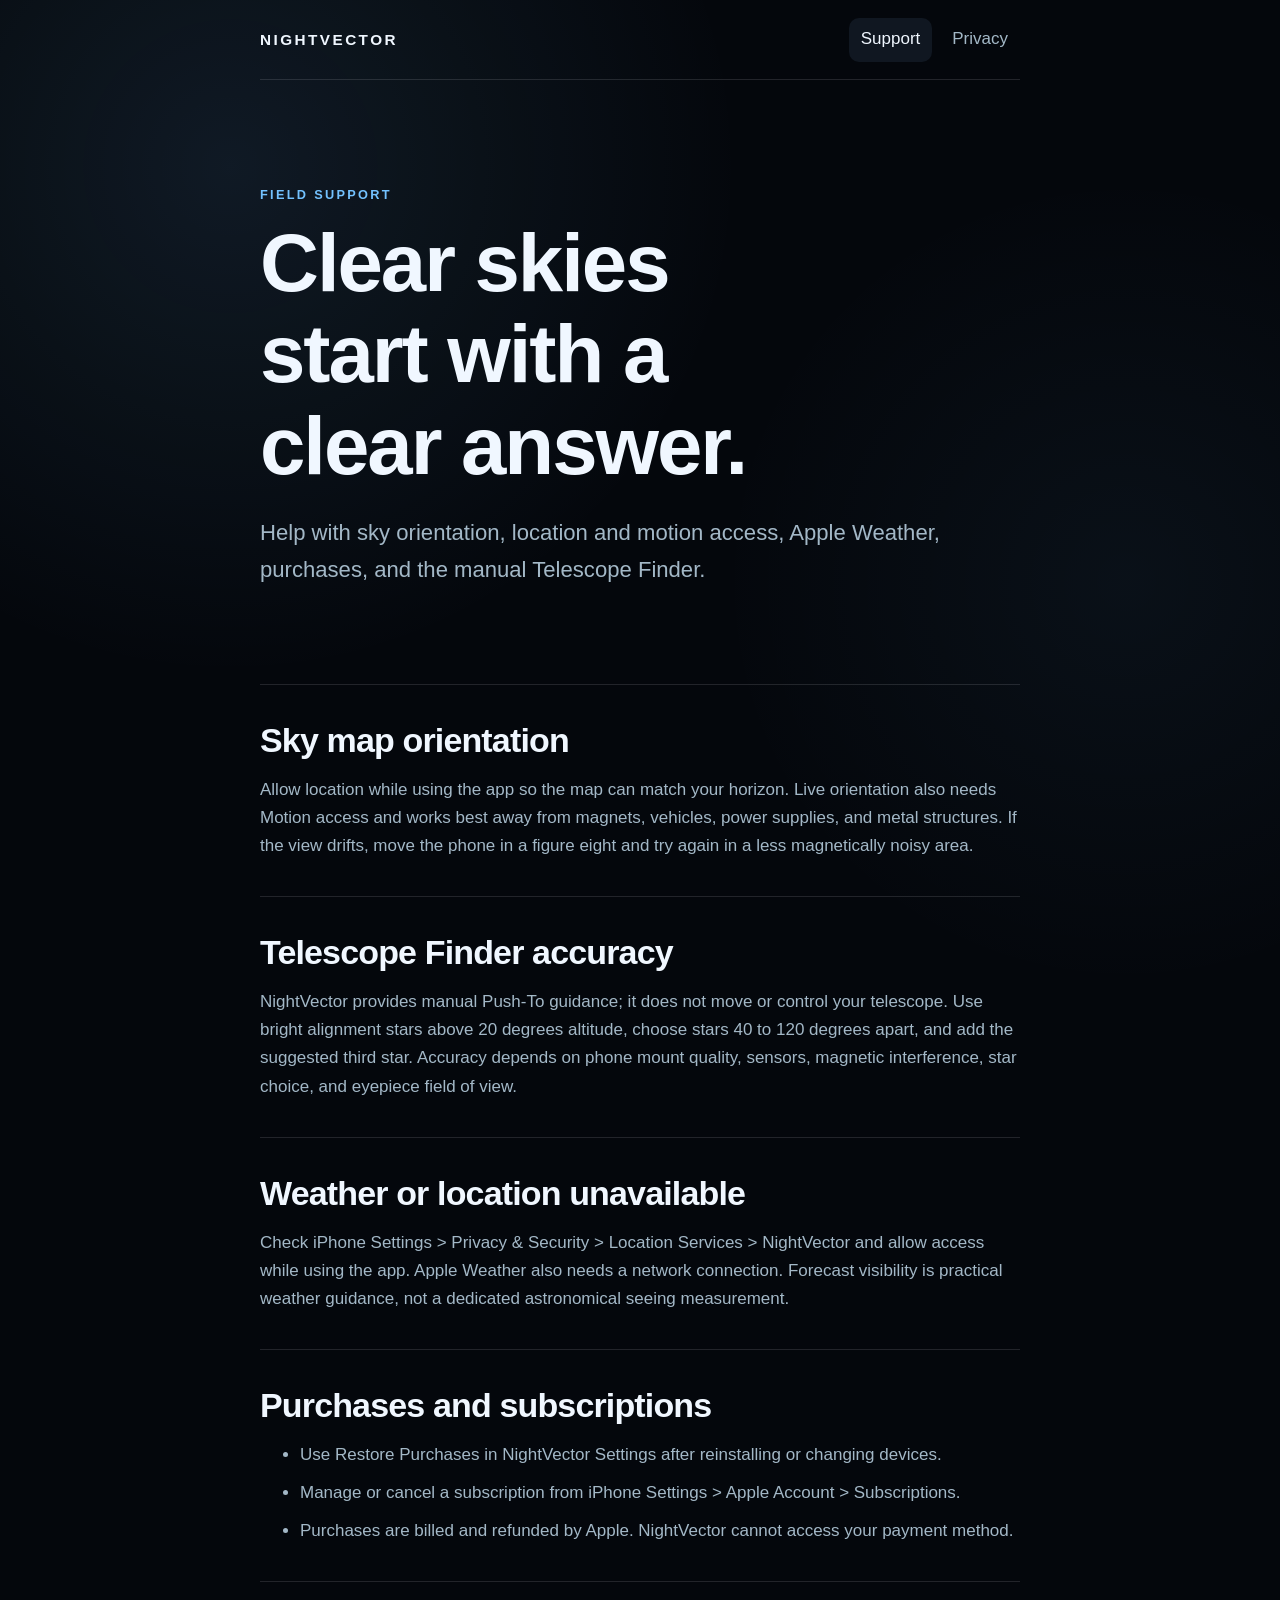
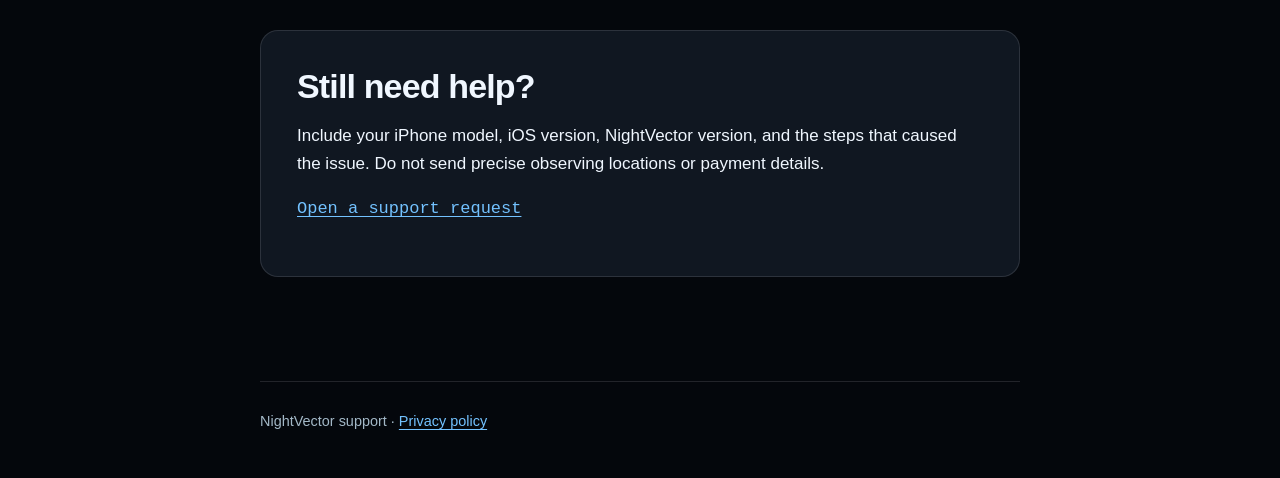
<file: index.html>
<!doctype html>
<html lang="en">
<head>
  <meta charset="utf-8">
  <meta name="viewport" content="width=device-width, initial-scale=1">
  <meta name="description" content="Support and troubleshooting for the NightVector astronomy app.">
  <link rel="canonical" href="https://pvedda.github.io/nightvector-support/">
  <link rel="stylesheet" href="styles.css">
  <title>NightVector Support</title>
</head>
<body>
  <header class="site-header">
    <a class="wordmark" href="./">NightVector</a>
    <nav aria-label="Primary">
      <a href="./" aria-current="page">Support</a>
      <a href="privacy/">Privacy</a>
    </nav>
  </header>
  <main>
    <p class="eyebrow">Field support</p>
    <h1>Clear skies start with a clear answer.</h1>
    <p class="intro">Help with sky orientation, location and motion access, Apple Weather, purchases, and the manual Telescope Finder.</p>

    <div class="sections">
      <section>
        <h2>Sky map orientation</h2>
        <p>Allow location while using the app so the map can match your horizon. Live orientation also needs Motion access and works best away from magnets, vehicles, power supplies, and metal structures. If the view drifts, move the phone in a figure eight and try again in a less magnetically noisy area.</p>
      </section>
      <section>
        <h2>Telescope Finder accuracy</h2>
        <p>NightVector provides manual Push-To guidance; it does not move or control your telescope. Use bright alignment stars above 20 degrees altitude, choose stars 40 to 120 degrees apart, and add the suggested third star. Accuracy depends on phone mount quality, sensors, magnetic interference, star choice, and eyepiece field of view.</p>
      </section>
      <section>
        <h2>Weather or location unavailable</h2>
        <p>Check iPhone Settings &gt; Privacy &amp; Security &gt; Location Services &gt; NightVector and allow access while using the app. Apple Weather also needs a network connection. Forecast visibility is practical weather guidance, not a dedicated astronomical seeing measurement.</p>
      </section>
      <section>
        <h2>Purchases and subscriptions</h2>
        <ul>
          <li>Use Restore Purchases in NightVector Settings after reinstalling or changing devices.</li>
          <li>Manage or cancel a subscription from iPhone Settings &gt; Apple Account &gt; Subscriptions.</li>
          <li>Purchases are billed and refunded by Apple. NightVector cannot access your payment method.</li>
        </ul>
      </section>
    </div>

    <aside class="contact" aria-labelledby="contact-title">
      <h2 id="contact-title">Still need help?</h2>
      <p>Include your iPhone model, iOS version, NightVector version, and the steps that caused the issue. Do not send precise observing locations or payment details.</p>
      <p class="contact-value" data-support-contact><a href="https://github.com/pvedda/nightvector-support/issues">Open a support request</a></p>
    </aside>
  </main>
  <footer class="site-footer">NightVector support · <a href="privacy/">Privacy policy</a></footer>
  <script src="site-config.js"></script>
  <script src="site.js"></script>
</body>
</html>
</file>
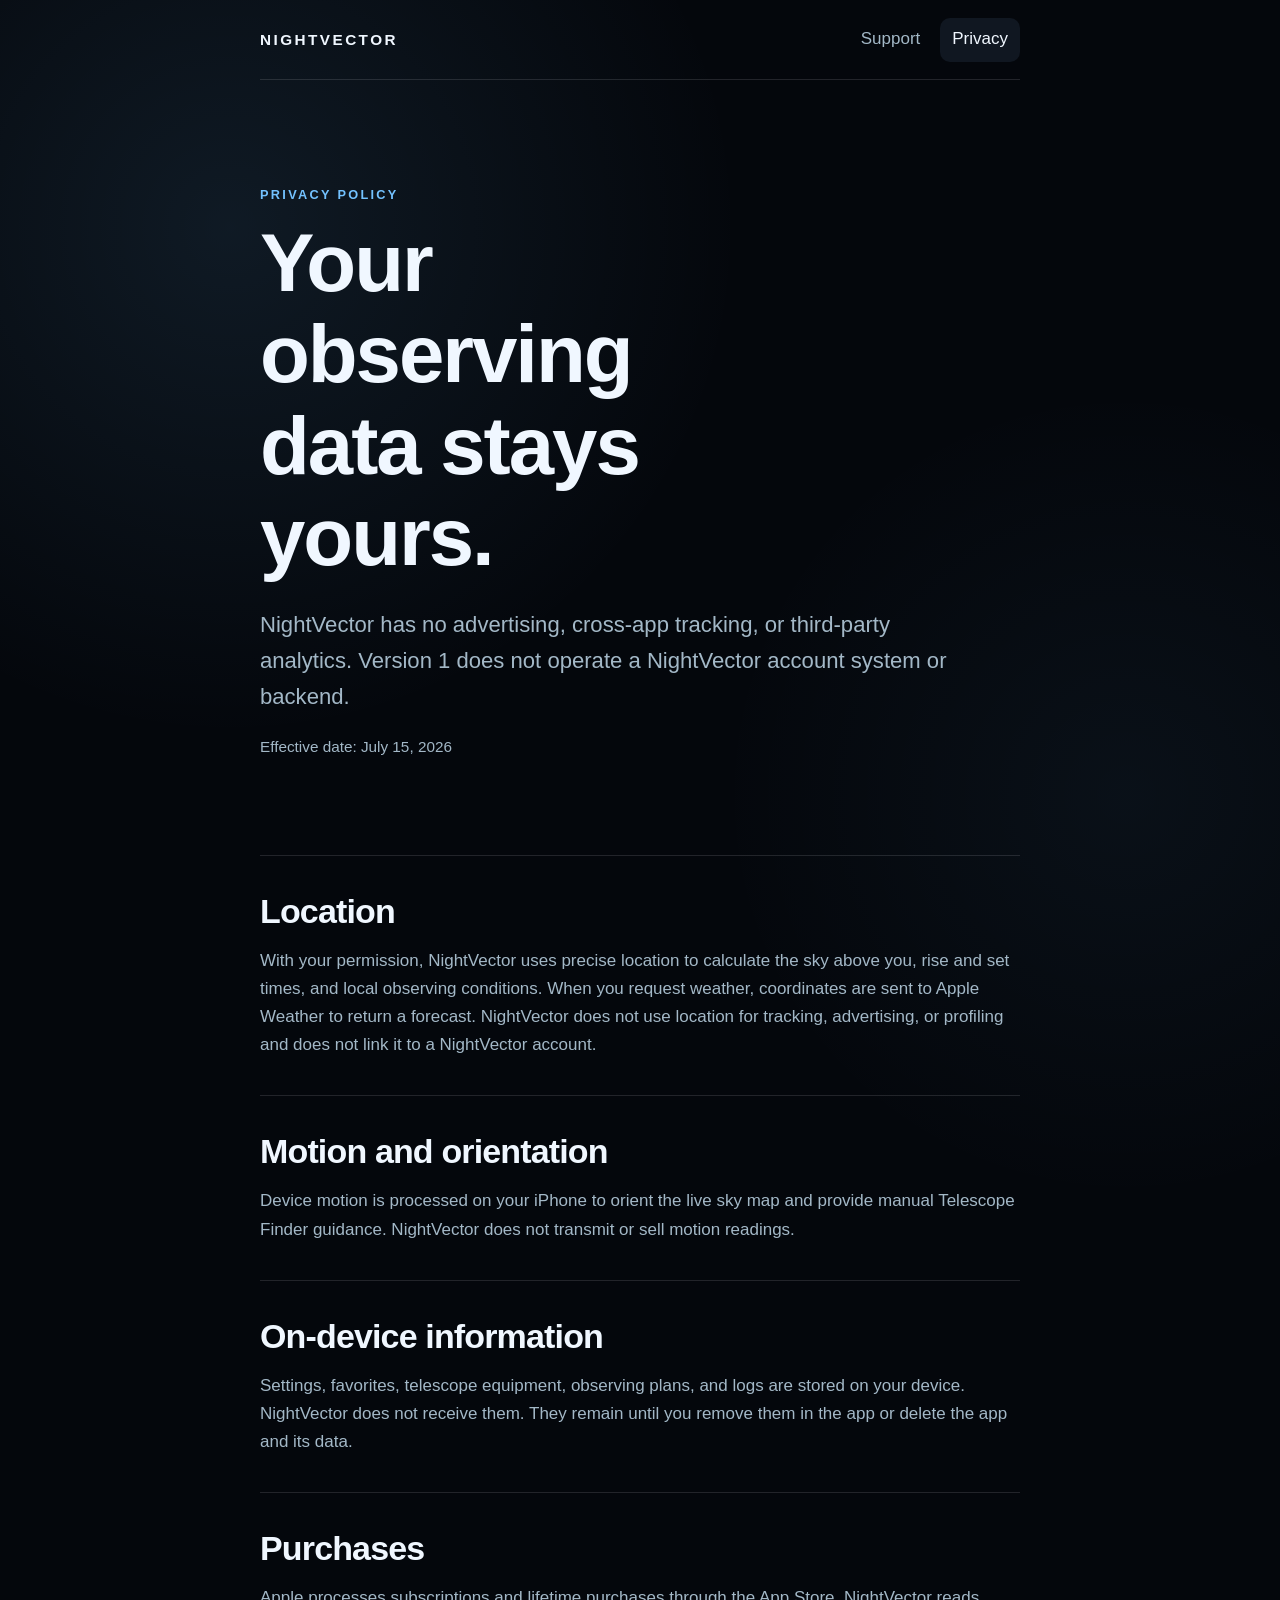
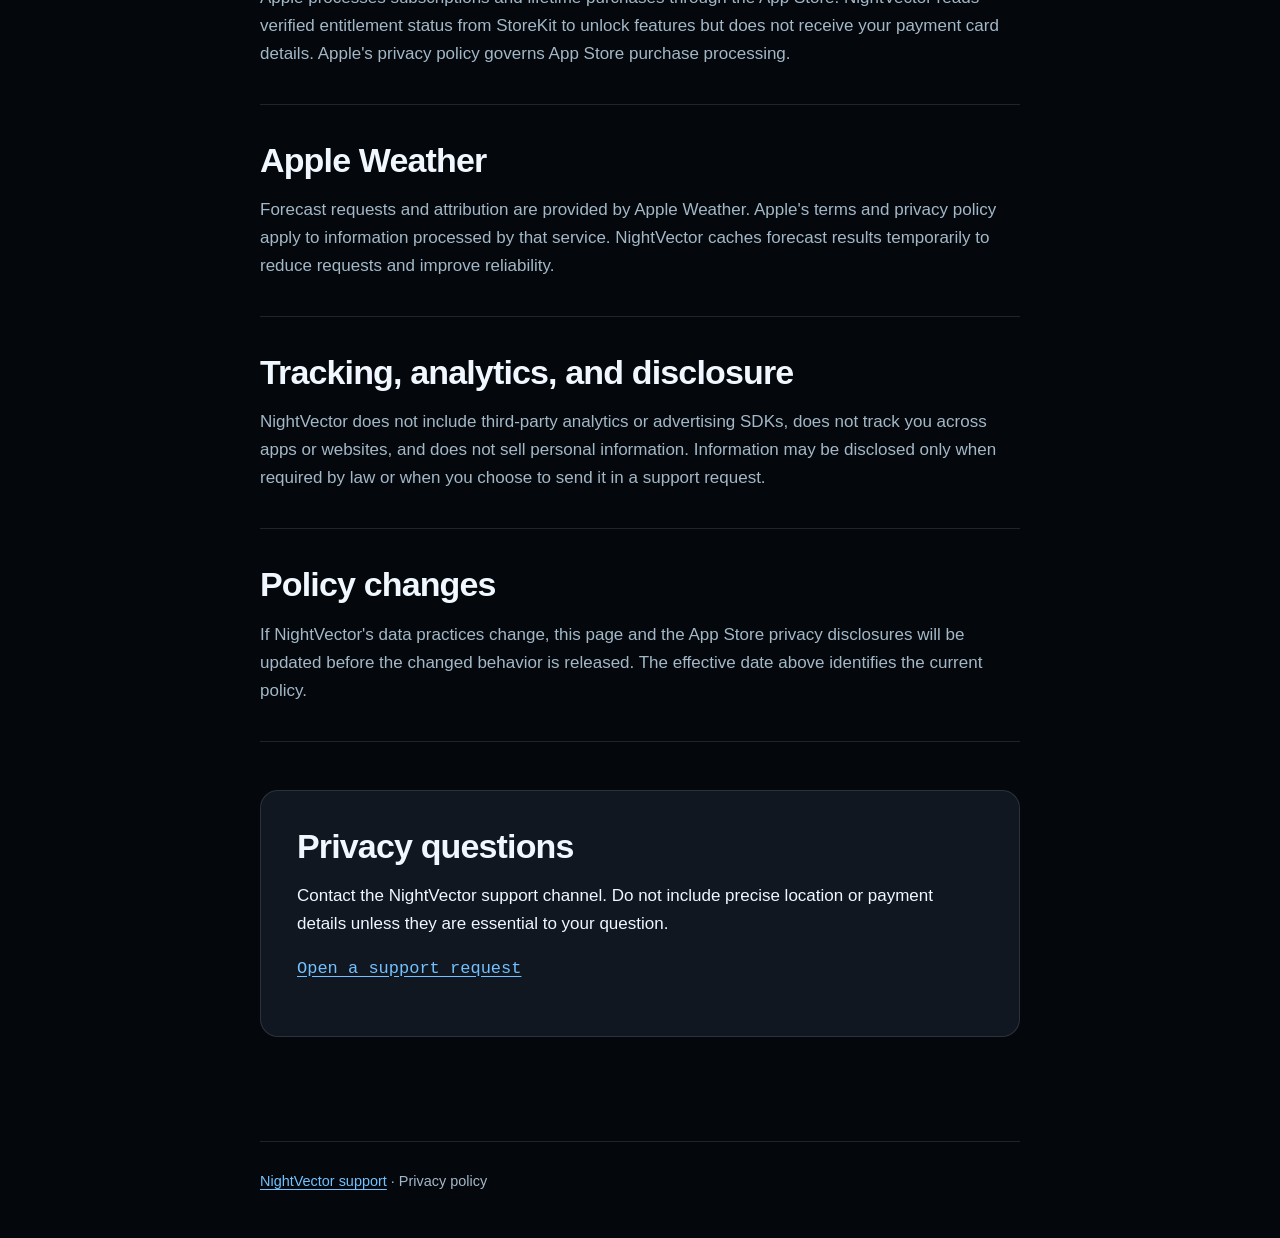
<file: privacy/index.html>
<!doctype html>
<html lang="en">
<head>
  <meta charset="utf-8">
  <meta name="viewport" content="width=device-width, initial-scale=1">
  <meta name="description" content="Privacy policy for the NightVector astronomy app.">
  <link rel="canonical" href="https://pvedda.github.io/nightvector-support/privacy/">
  <link rel="stylesheet" href="../styles.css">
  <title>NightVector Privacy Policy</title>
</head>
<body>
  <header class="site-header">
    <a class="wordmark" href="../">NightVector</a>
    <nav aria-label="Primary">
      <a href="../">Support</a>
      <a href="./" aria-current="page">Privacy</a>
    </nav>
  </header>
  <main>
    <p class="eyebrow">Privacy policy</p>
    <h1>Your observing data stays yours.</h1>
    <p class="intro">NightVector has no advertising, cross-app tracking, or third-party analytics. Version 1 does not operate a NightVector account system or backend.</p>
    <p class="updated">Effective date: July 15, 2026</p>

    <div class="sections">
      <section>
        <h2>Location</h2>
        <p>With your permission, NightVector uses precise location to calculate the sky above you, rise and set times, and local observing conditions. When you request weather, coordinates are sent to Apple Weather to return a forecast. NightVector does not use location for tracking, advertising, or profiling and does not link it to a NightVector account.</p>
      </section>
      <section>
        <h2>Motion and orientation</h2>
        <p>Device motion is processed on your iPhone to orient the live sky map and provide manual Telescope Finder guidance. NightVector does not transmit or sell motion readings.</p>
      </section>
      <section>
        <h2>On-device information</h2>
        <p>Settings, favorites, telescope equipment, observing plans, and logs are stored on your device. NightVector does not receive them. They remain until you remove them in the app or delete the app and its data.</p>
      </section>
      <section>
        <h2>Purchases</h2>
        <p>Apple processes subscriptions and lifetime purchases through the App Store. NightVector reads verified entitlement status from StoreKit to unlock features but does not receive your payment card details. Apple's privacy policy governs App Store purchase processing.</p>
      </section>
      <section>
        <h2>Apple Weather</h2>
        <p>Forecast requests and attribution are provided by Apple Weather. Apple's terms and privacy policy apply to information processed by that service. NightVector caches forecast results temporarily to reduce requests and improve reliability.</p>
      </section>
      <section>
        <h2>Tracking, analytics, and disclosure</h2>
        <p>NightVector does not include third-party analytics or advertising SDKs, does not track you across apps or websites, and does not sell personal information. Information may be disclosed only when required by law or when you choose to send it in a support request.</p>
      </section>
      <section>
        <h2>Policy changes</h2>
        <p>If NightVector's data practices change, this page and the App Store privacy disclosures will be updated before the changed behavior is released. The effective date above identifies the current policy.</p>
      </section>
    </div>

    <aside class="contact" aria-labelledby="privacy-contact-title">
      <h2 id="privacy-contact-title">Privacy questions</h2>
      <p>Contact the NightVector support channel. Do not include precise location or payment details unless they are essential to your question.</p>
      <p class="contact-value" data-support-contact><a href="https://github.com/pvedda/nightvector-support/issues">Open a support request</a></p>
    </aside>
  </main>
  <footer class="site-footer"><a href="../">NightVector support</a> · Privacy policy</footer>
  <script src="../site-config.js"></script>
  <script src="../site.js"></script>
</body>
</html>
</file>
<file: styles.css>
:root {
  color-scheme: dark;
  --background: #04070c;
  --raised: #101721;
  --panel: #192333;
  --primary: #f0f7ff;
  --secondary: #a3b8c7;
  --accent: #73c2ff;
  --line: rgba(240, 247, 255, 0.12);
  --content: 760px;
}

* {
  box-sizing: border-box;
}

html {
  background: var(--background);
  color: var(--primary);
  font-family: "Avenir Next", Avenir, "Segoe UI", sans-serif;
  font-size: 17px;
  line-height: 1.65;
}

body {
  margin: 0;
  min-height: 100vh;
  background-image:
    radial-gradient(circle at 18% 8%, rgba(115, 194, 255, 0.10), transparent 30rem),
    radial-gradient(circle at 88% 28%, rgba(115, 194, 255, 0.05), transparent 24rem);
}

a {
  color: var(--accent);
  text-underline-offset: 0.2em;
}

a:hover {
  color: var(--primary);
}

a:focus-visible {
  border-radius: 4px;
  outline: 3px solid var(--accent);
  outline-offset: 4px;
}

.site-header,
.site-footer,
main {
  margin-inline: auto;
  width: min(calc(100% - 40px), var(--content));
}

.site-header {
  align-items: center;
  border-bottom: 1px solid var(--line);
  display: flex;
  justify-content: space-between;
  min-height: 80px;
}

.wordmark {
  color: var(--primary);
  font-size: 0.9rem;
  font-weight: 700;
  letter-spacing: 0.16em;
  text-decoration: none;
  text-transform: uppercase;
}

nav {
  display: flex;
  gap: 8px;
}

nav a {
  align-items: center;
  border-radius: 10px;
  color: var(--secondary);
  display: inline-flex;
  min-height: 44px;
  padding: 0 12px;
  text-decoration: none;
}

nav a[aria-current="page"] {
  background: var(--raised);
  color: var(--primary);
}

main {
  padding-block: clamp(56px, 10vw, 104px);
}

.eyebrow {
  color: var(--accent);
  font-size: 0.75rem;
  font-weight: 700;
  letter-spacing: 0.18em;
  margin: 0 0 12px;
  text-transform: uppercase;
}

h1,
h2 {
  letter-spacing: -0.025em;
  line-height: 1.12;
}

h1 {
  font-size: clamp(2.5rem, 8vw, 4.8rem);
  margin: 0;
  max-width: 12ch;
}

h2 {
  font-size: clamp(1.45rem, 4vw, 2rem);
  margin: 0 0 14px;
}

.intro {
  color: var(--secondary);
  font-size: clamp(1.08rem, 2.5vw, 1.3rem);
  margin: 24px 0 0;
  max-width: 58ch;
}

.sections {
  border-top: 1px solid var(--line);
  margin-top: clamp(56px, 10vw, 96px);
}

section {
  border-bottom: 1px solid var(--line);
  padding-block: 36px;
}

section p,
section ul {
  color: var(--secondary);
  margin-bottom: 0;
}

section li + li {
  margin-top: 10px;
}

.contact {
  background: var(--raised);
  border: 1px solid var(--line);
  border-radius: 18px;
  margin-top: 48px;
  padding: clamp(24px, 5vw, 36px);
}

.contact-value {
  color: var(--primary);
  font-family: ui-monospace, "SFMono-Regular", Consolas, monospace;
  overflow-wrap: anywhere;
}

.updated {
  color: var(--secondary);
  font-size: 0.9rem;
  margin-top: 18px;
}

.site-footer {
  border-top: 1px solid var(--line);
  color: var(--secondary);
  font-size: 0.85rem;
  padding-block: 28px 44px;
}

@media (max-width: 560px) {
  .site-header {
    align-items: flex-start;
    flex-direction: column;
    padding-block: 18px;
  }

  nav {
    width: 100%;
  }

  nav a {
    justify-content: center;
    width: 50%;
  }
}

@media (prefers-reduced-motion: no-preference) {
  a {
    transition: color 140ms ease, background-color 140ms ease;
  }
}
</file>
